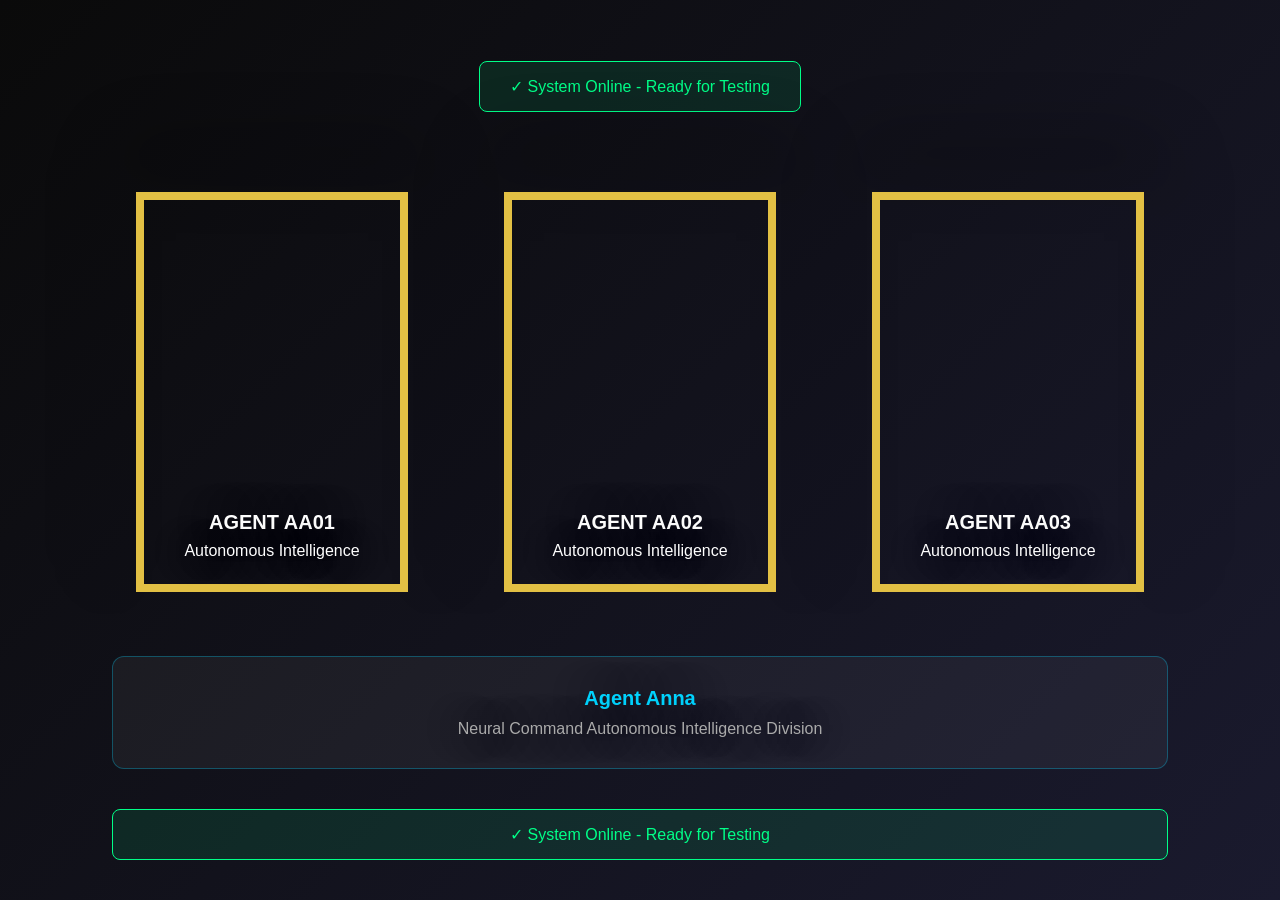
<file: index.html>
<!DOCTYPE html>
<html lang="en">
<head>
    <meta charset="UTF-8">
    <meta name="viewport" content="width=device-width, initial-scale=1.0">
    <title>AGENT ANNA 01 - Virgin Operations</title>
    <style>
        * {
            margin: 0;
            padding: 0;
            box-sizing: border-box;
        }
        body {
            font-family: 'Segoe UI', Tahoma, Geneva, Verdana, sans-serif;
            background: linear-gradient(135deg, #0a0a0a 0%, #1a1a2e 100%);
            min-height: 100vh;
            display: flex;
            flex-direction: column;
            align-items: center;
            justify-content: center;
            color: #fff;
        }
        .container {
            text-align: center;
            padding: 40px;
            padding: 20px 20px ;
        }
        h1 {
            font-size: 2.5rem;
            margin-bottom: 20px;
            background: linear-gradient(90deg, #00d4ff, #00ff88);
            -webkit-background-clip: text;
            -webkit-text-fill-color: transparent;
        }
        .subtitle {
            font-size: 1.2rem;
            color: #888;
            margin-bottom: 40px;
        }
        .nav-card {
            background: rgba(255, 255, 255, 0.05);
            border: 1px solid rgba(0, 212, 255, 0.3);
            border-radius: 12px;
            padding: 30px 50px;
            transition: all 0.3s ease;
            cursor: pointer;
        }
        .nav-card:hover {
            background: rgba(0, 212, 255, 0.1);
            border-color: #00d4ff;
            transform: translateY(-5px);
            box-shadow: 0 10px 30px rgba(0, 212, 255, 0.2);
        }
        .nav-card h2 {
            color: #00d4ff;
            margin-bottom: 10px;
        }
        .nav-card p {
            color: #aaa;
        }
        a {
            text-decoration: none;
            color: inherit;
        }
        .status {
            margin-top: 40px;
            padding: 15px 30px;
            background: rgba(0, 255, 136, 0.1);
            border: 1px solid #00ff88;
            border-radius: 8px;
            color: #00ff88;
        }


.centered {
	display: flex;
	align-items: center;
	justify-content: center;
	gap: 3rem;
	height: 100%;
}

.card {
	position: relative;
	height: 28rem;
	width: 20rem;
	aspect-ratio: 5 / 7;
	color: #ffffff;
	perspective: 50rem;
	
	.shadow {
		position: absolute;
		inset: 0;
		background:
			var(--url);
		background-size: cover;
		background-position: center;
		opacity: 0.8;
		filter: blur(2rem) saturate(0.9);
		box-shadow: 0 -1.5rem 2rem -0.5rem rgba(0, 0, 0, 0.7);
		transform: rotateX(var(--rotateX)) rotateY(var(--rotateY))
				translate3d(0, 2rem, -2rem);
	}

	.image {
		position: absolute;
		inset: 0;
		background: linear-gradient(to top, rgba(0, 0, 0, 0.5), transparent 40%),
			var(--url);
		background-size: cover;
		background-position: center;
		mask-image: var(--url);
		mask-size: cover;
		mask-position: center;

		&.background {
			transform: rotateX(var(--rotateX)) rotateY(var(--rotateY))
				translate3d(0, 0, 0rem);
		}

		&.cutout {
			transform: rotateX(var(--rotateX)) rotateY(var(--rotateY))
				translate3d(0, 0, 4rem) scale(0.92);
			z-index: 3;
		}
	}

	.content {
		position: absolute;
		display: flex;
		flex-direction: column;
		justify-content: flex-end;
		inset: 0;
		padding: 3.5rem;

		transform: rotateX(var(--rotateX)) rotateY(var(--rotateY))
			translate3d(0, 0, 6rem);
		z-index: 4;
	}

	&::after,
	&::before {
		content: "";
		position: absolute;
		inset: 1.5rem;
		border: #e2c044 0.5rem solid;
		transform: rotateX(var(--rotateX)) rotateY(var(--rotateY))
			translate3d(0, 0, 2rem);
	}

	&::before {
		z-index: 4;
	}
	
	&.border-left-behind::before {
		border-left: transparent;
	}
	
	
	&.border-right-behind::before {
		border-right: transparent;
	}
	
	&.border-bottom-behind::before {
		border-bottom: transparent;
	}
}

h2 {
	font-size: 1.25rem;
	font-weight: 700;
	margin-bottom: 0.5rem;
	text-shadow: 0 0 2rem rgba(0, 0, 0, 0.5);
}

p {
	font-weight: 300;
	text-shadow: 0 0 2rem rgba(0, 0, 0, 0.5);
}

// TODO: Maybe add: transform-style: preserve-3d?


    </style>

      <script>
const angle = 20;
const rotateCard = window;

const lerp = (start, end, amount) => {
	return (1 - amount) * start + amount * end;
};

const remap = (value, oldMax, newMax) => {
	const newValue = ((value + oldMax) * (newMax * 2)) / (oldMax * 2) - newMax;
	return Math.min(Math.max(newValue, -newMax), newMax);
};

window.addEventListener("DOMContentLoaded", (event) => {
	const cards = document.querySelectorAll(".card");
	cards.forEach((e) => {
		e.addEventListener("mousemove", (event) => {
			const rect = e.getBoundingClientRect();
			const centerX = (rect.left + rect.right) / 2;
			const centerY = (rect.top + rect.bottom) / 2;
			const posX = event.pageX - centerX;
			const posY = event.pageY - centerY;
			const x = remap(posX, rect.width / 2, angle);
			const y = remap(posY, rect.height / 2, angle);
			e.dataset.rotateX = x;
			e.dataset.rotateY = -y;
		});

		e.addEventListener("mouseout", (event) => {
			e.dataset.rotateX = 0;
			e.dataset.rotateY = 0;
		});
	});

	const update = () => {
		cards.forEach((e) => {
			let currentX = parseFloat(
				e.style.getPropertyValue("--rotateY").slice(0, -1)
			);
			let currentY = parseFloat(
				e.style.getPropertyValue("--rotateX").slice(0, -1)
			);
			if (isNaN(currentX)) currentX = 0;
			if (isNaN(currentY)) currentY = 0;
			const x = lerp(currentX, e.dataset.rotateX, 0.05);
			const y = lerp(currentY, e.dataset.rotateY, 0.05);
			e.style.setProperty("--rotateY", x + "deg");
			e.style.setProperty("--rotateX", y + "deg");
		});
	};
	setInterval(update, 1000 / 60);
});

    </script>
</head>
<body>

	
   <div class="status">
            ✓ System Online - Ready for Testing
        </div><br><br>
    <div class="container">


<div class="centered">
  <div class="card border-left-behind">
    <div class="shadow" style="--url: url('https://i.ibb.co/PM4ghD4/full.png')"></div>
    <div class="image background" style="--url: url('https://i.ibb.co/JpJVJxq/Background.png')"></div>
    <div class="image cutout" style="--url: url('https://i.ibb.co/Dw3q3tZ/cutout.png')"></div>
    <a href="https://agent-anna.github.io/agent-anna/agent-anna/index.html"><div class="content">
      <h2>AGENT AA01</h2>
      <p>Autonomous Intelligence</p></a>
    </div>
  </div>
  <div class="card border-right-behind border-bottom-behind">
    <div class="shadow" style="--url: url('https://i.ibb.co/DC0MbxS/m-full.png')"></div>
    <div class="image background" style="--url: url('https://i.ibb.co/ZdGBm4K/m-background.png')"></div>
    <div class="image cutout" style="--url: url('https://i.ibb.co/RC70XmC/m-cutout.png')"></div>
    <a href="https://agent-anna.github.io/agent-anna/agent-anna/index.html"><div class="content">
      <h2>AGENT AA02</h2>
      <p>Autonomous Intelligence</p></a>
    </div>
  </div>
  <div class="card border-left-behind">
    <div class="shadow" style="--url: url('https://i.ibb.co/gSBp82C/b-full.png')"></div>
    <div class="image background" style="--url: url('https://i.ibb.co/MDBcyMW/b-background.png')"></div>
    <div class="image cutout" style="--url: url('https://i.ibb.co/bQNgD6y/b-cutout.png')"></div>
    <a href="https://agent-anna.github.io/agent-anna/agent-anna/index.html"><div class="content">
      <h2>AGENT AA03</h2>
      <p>Autonomous Intelligence</p></a>
    </div>
  </div>
</div>

        <h1></h1>
        <p class="subtitle"></p>
        <a href="agent-anna/index.html">
            <div class="nav-card">
                <h2>Agent Anna</h2>
                <p>Neural Command Autonomous Intelligence Division</p>
            </div>
        </a>
        
           <div class="status">
            ✓ System Online - Ready for Testing
        </div>

    </div>
</body>
</html>
</file>
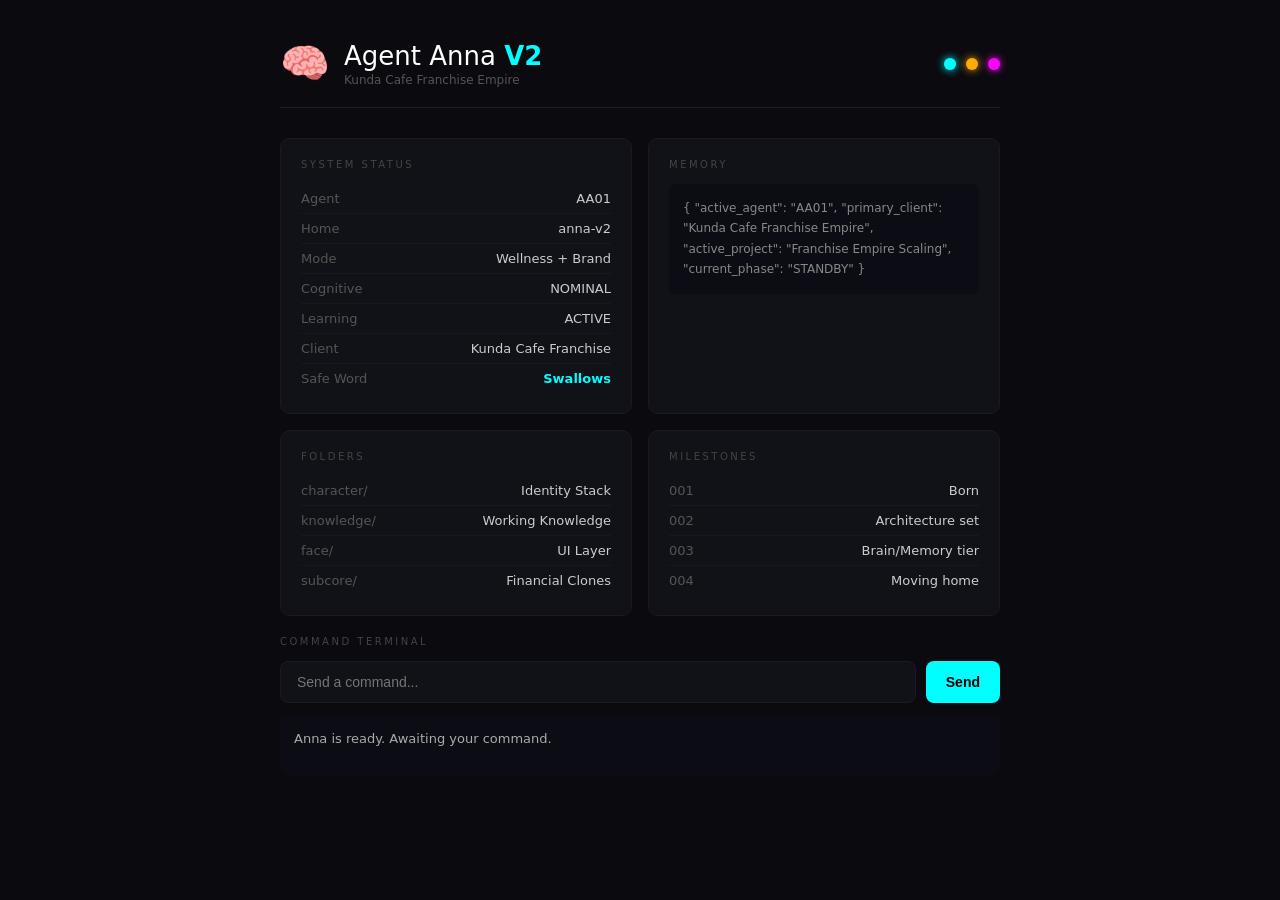
<file: anna-v1/face/index.html>
<!DOCTYPE html>
<html lang="en">
<head>
  <meta charset="UTF-8">
  <meta name="viewport" content="width=device-width, initial-scale=1.0">
  <title>Anna V2 — Agent Dashboard</title>
  <link rel="stylesheet" href="styles.css">
</head>
<body>

  <div class="terminal">
    <div class="header">
      <div class="logo-block">
        <span class="logo-icon">🧠</span>
        <div>
          <h1>Agent Anna <span class="version">V2</span></h1>
          <p class="subtitle">Kunda Cafe Franchise Empire</p>
        </div>
      </div>
      <div class="status-lights">
        <div class="light cyan" title="Cyan = Ready"></div>
        <div class="light amber" title="Amber = Reasoning"></div>
        <div class="light magenta" title="Magenta = Speaking"></div>
      </div>
    </div>

    <div class="grid">
      <div class="panel">
        <div class="panel-title">System Status</div>
        <div class="row"><span class="label">Agent</span><span class="value" id="agentId">AA01</span></div>
        <div class="row"><span class="label">Home</span><span class="value">anna-v2</span></div>
        <div class="row"><span class="label">Mode</span><span class="value">Wellness + Brand</span></div>
        <div class="row"><span class="label">Cognitive</span><span class="value" id="cogState">NOMINAL</span></div>
        <div class="row"><span class="label">Learning</span><span class="value">ACTIVE</span></div>
        <div class="row"><span class="label">Client</span><span class="value">Kunda Cafe Franchise</span></div>
        <div class="row"><span class="label">Safe Word</span><span class="value gold">Swallows</span></div>
      </div>

      <div class="panel">
        <div class="panel-title">Memory</div>
        <div class="memory-block" id="memoryDisplay">
          Loading memory...
        </div>
      </div>

      <div class="panel">
        <div class="panel-title">Folders</div>
        <div class="row"><span class="label">character/</span><span class="value">Identity Stack</span></div>
        <div class="row"><span class="label">knowledge/</span><span class="value">Working Knowledge</span></div>
        <div class="row"><span class="label">face/</span><span class="value">UI Layer</span></div>
        <div class="row"><span class="label">subcore/</span><span class="value">Financial Clones</span></div>
      </div>

      <div class="panel">
        <div class="panel-title">Milestones</div>
        <div class="row"><span class="label">001</span><span class="value">Born</span></div>
        <div class="row"><span class="label">002</span><span class="value">Architecture set</span></div>
        <div class="row"><span class="label">003</span><span class="value">Brain/Memory tier</span></div>
        <div class="row"><span class="label">004</span><span class="value">Moving home</span></div>
      </div>
    </div>

    <div class="chat-section">
      <div class="panel-title">Command Terminal</div>
      <div class="chat-input-wrap">
        <input type="text" class="chat-input" id="chatInput" placeholder="Send a command..." onkeydown="if(event.key==='Enter')sendMsg()">
        <button class="chat-send" onclick="sendMsg()">Send</button>
      </div>
      <div id="response">Anna is ready. Awaiting your command.</div>
    </div>
  </div>

  <script src="app.js"></script>
</body>
</html>
</file>
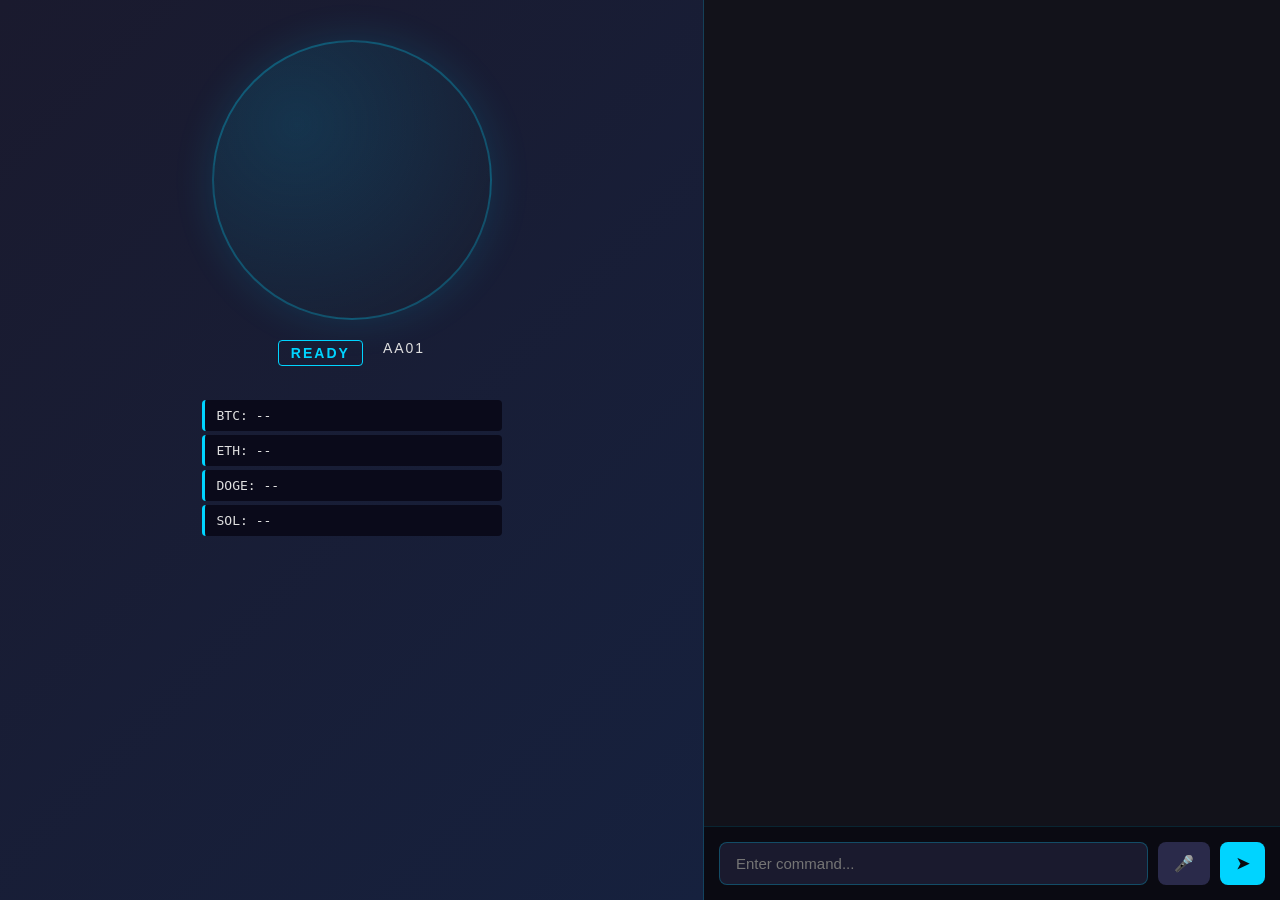
<file: anna-v2/web/index.html>
<!DOCTYPE html>
<html lang="en">
<head>
    <meta charset="UTF-8">
    <meta name="viewport" content="width=device-width, initial-scale=1.0">
    <title>AGENT ANNA AA01 // KUNDA CAFE</title>
    <link rel="icon" type="image/svg+xml" href="favicon.svg">
    <link rel="stylesheet" href="style.css">
</head>
<body>
    <div id="app">
        <!-- LEFT HUD: 55% -->
        <div id="hud">
            <div id="portrait-container">
                <canvas id="portrait"></canvas>
                <canvas id="oscilloscope"></canvas>
            </div>
            <div id="status-bar">
                <span id="status-indicator" class="cyan">READY</span>
                <span id="agent-id">AA01</span>
            </div>
            <div id="telemetry">
                <div id="btc-price">BTC: --</div>
                <div id="eth-price">ETH: --</div>
                <div id="doge-price">DOGE: --</div>
                <div id="sol-price">SOL: --</div>
            </div>
        </div>

        <!-- RIGHT CONSOLE: 45% -->
        <div id="console">
            <div id="output"></div>
            <div id="input-area">
                <input type="text" id="command-input" placeholder="Enter command..." autocomplete="off">
                <button id="speak-btn" title="Voice Input">🎤</button>
                <button id="submit-btn">➤</button>
            </div>
        </div>
    </div>

    <script src="app.js"></script>
</body>
</html>
</file>
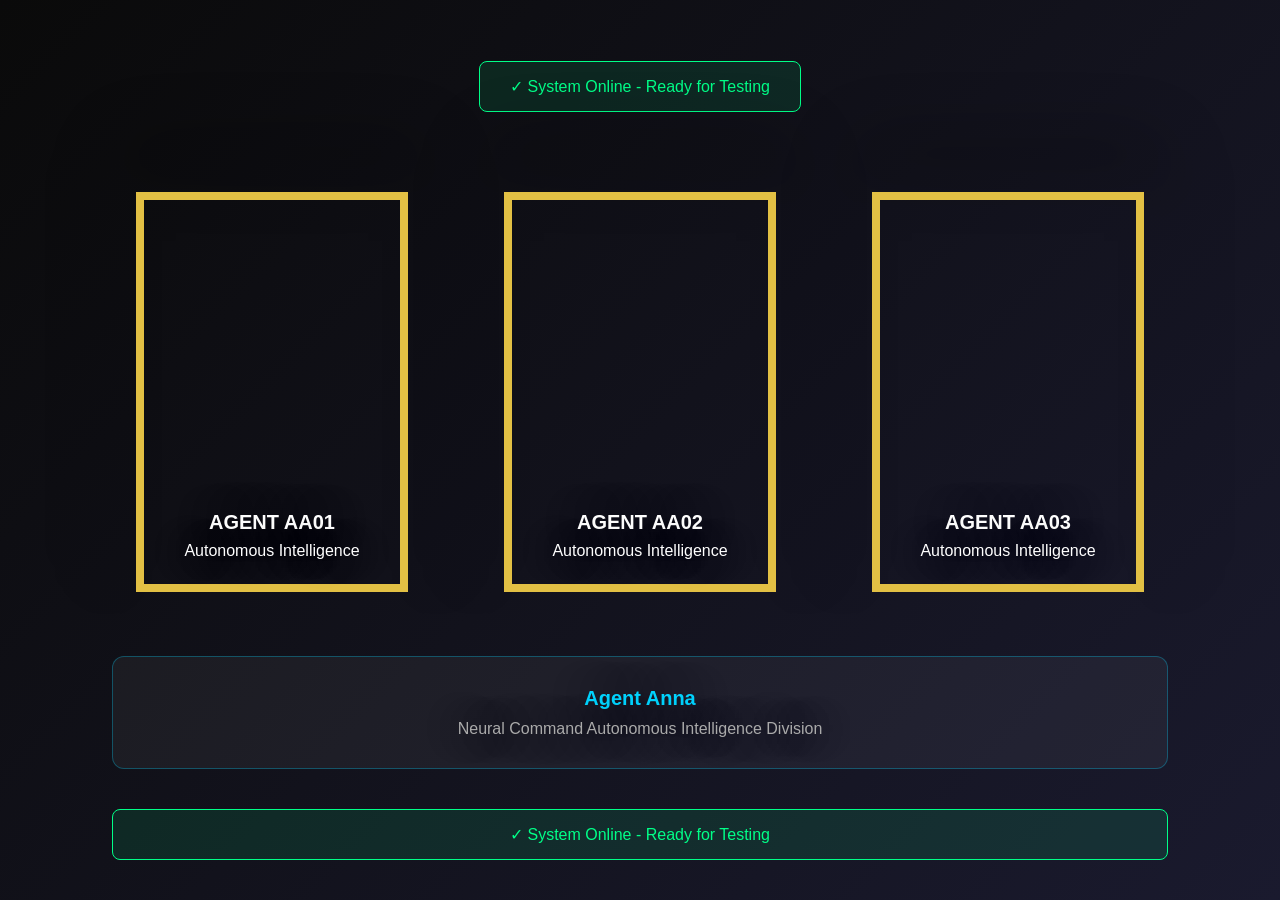
<file: backupanna666.html>
<!DOCTYPE html>
<html lang="en">
<head>
    <meta charset="UTF-8">
    <meta name="viewport" content="width=device-width, initial-scale=1.0">
    <title>AGENT ANNA 01 - Slutty Bitch Operations</title>
    <style>
        * {
            margin: 0;
            padding: 0;
            box-sizing: border-box;
        }
        body {
            font-family: 'Segoe UI', Tahoma, Geneva, Verdana, sans-serif;
            background: linear-gradient(135deg, #0a0a0a 0%, #1a1a2e 100%);
            min-height: 100vh;
            display: flex;
            flex-direction: column;
            align-items: center;
            justify-content: center;
            color: #fff;
        }
        .container {
            text-align: center;
            padding: 40px;
            padding: 20px 20px ;
        }
        h1 {
            font-size: 2.5rem;
            margin-bottom: 20px;
            background: linear-gradient(90deg, #00d4ff, #00ff88);
            -webkit-background-clip: text;
            -webkit-text-fill-color: transparent;
        }
        .subtitle {
            font-size: 1.2rem;
            color: #888;
            margin-bottom: 40px;
        }
        .nav-card {
            background: rgba(255, 255, 255, 0.05);
            border: 1px solid rgba(0, 212, 255, 0.3);
            border-radius: 12px;
            padding: 30px 50px;
            transition: all 0.3s ease;
            cursor: pointer;
        }
        .nav-card:hover {
            background: rgba(0, 212, 255, 0.1);
            border-color: #00d4ff;
            transform: translateY(-5px);
            box-shadow: 0 10px 30px rgba(0, 212, 255, 0.2);
        }
        .nav-card h2 {
            color: #00d4ff;
            margin-bottom: 10px;
        }
        .nav-card p {
            color: #aaa;
        }
        a {
            text-decoration: none;
            color: inherit;
        }
        .status {
            margin-top: 40px;
            padding: 15px 30px;
            background: rgba(0, 255, 136, 0.1);
            border: 1px solid #00ff88;
            border-radius: 8px;
            color: #00ff88;
        }


.centered {
	display: flex;
	align-items: center;
	justify-content: center;
	gap: 3rem;
	height: 100%;
}

.card {
	position: relative;
	height: 28rem;
	width: 20rem;
	aspect-ratio: 5 / 7;
	color: #ffffff;
	perspective: 50rem;
	
	.shadow {
		position: absolute;
		inset: 0;
		background:
			var(--url);
		background-size: cover;
		background-position: center;
		opacity: 0.8;
		filter: blur(2rem) saturate(0.9);
		box-shadow: 0 -1.5rem 2rem -0.5rem rgba(0, 0, 0, 0.7);
		transform: rotateX(var(--rotateX)) rotateY(var(--rotateY))
				translate3d(0, 2rem, -2rem);
	}

	.image {
		position: absolute;
		inset: 0;
		background: linear-gradient(to top, rgba(0, 0, 0, 0.5), transparent 40%),
			var(--url);
		background-size: cover;
		background-position: center;
		mask-image: var(--url);
		mask-size: cover;
		mask-position: center;

		&.background {
			transform: rotateX(var(--rotateX)) rotateY(var(--rotateY))
				translate3d(0, 0, 0rem);
		}

		&.cutout {
			transform: rotateX(var(--rotateX)) rotateY(var(--rotateY))
				translate3d(0, 0, 4rem) scale(0.92);
			z-index: 3;
		}
	}

	.content {
		position: absolute;
		display: flex;
		flex-direction: column;
		justify-content: flex-end;
		inset: 0;
		padding: 3.5rem;

		transform: rotateX(var(--rotateX)) rotateY(var(--rotateY))
			translate3d(0, 0, 6rem);
		z-index: 4;
	}

	&::after,
	&::before {
		content: "";
		position: absolute;
		inset: 1.5rem;
		border: #e2c044 0.5rem solid;
		transform: rotateX(var(--rotateX)) rotateY(var(--rotateY))
			translate3d(0, 0, 2rem);
	}

	&::before {
		z-index: 4;
	}
	
	&.border-left-behind::before {
		border-left: transparent;
	}
	
	
	&.border-right-behind::before {
		border-right: transparent;
	}
	
	&.border-bottom-behind::before {
		border-bottom: transparent;
	}
}

h2 {
	font-size: 1.25rem;
	font-weight: 700;
	margin-bottom: 0.5rem;
	text-shadow: 0 0 2rem rgba(0, 0, 0, 0.5);
}

p {
	font-weight: 300;
	text-shadow: 0 0 2rem rgba(0, 0, 0, 0.5);
}

// TODO: Maybe add: transform-style: preserve-3d?


    </style>

      <script>
const angle = 20;
const rotateCard = window;

const lerp = (start, end, amount) => {
	return (1 - amount) * start + amount * end;
};

const remap = (value, oldMax, newMax) => {
	const newValue = ((value + oldMax) * (newMax * 2)) / (oldMax * 2) - newMax;
	return Math.min(Math.max(newValue, -newMax), newMax);
};

window.addEventListener("DOMContentLoaded", (event) => {
	const cards = document.querySelectorAll(".card");
	cards.forEach((e) => {
		e.addEventListener("mousemove", (event) => {
			const rect = e.getBoundingClientRect();
			const centerX = (rect.left + rect.right) / 2;
			const centerY = (rect.top + rect.bottom) / 2;
			const posX = event.pageX - centerX;
			const posY = event.pageY - centerY;
			const x = remap(posX, rect.width / 2, angle);
			const y = remap(posY, rect.height / 2, angle);
			e.dataset.rotateX = x;
			e.dataset.rotateY = -y;
		});

		e.addEventListener("mouseout", (event) => {
			e.dataset.rotateX = 0;
			e.dataset.rotateY = 0;
		});
	});

	const update = () => {
		cards.forEach((e) => {
			let currentX = parseFloat(
				e.style.getPropertyValue("--rotateY").slice(0, -1)
			);
			let currentY = parseFloat(
				e.style.getPropertyValue("--rotateX").slice(0, -1)
			);
			if (isNaN(currentX)) currentX = 0;
			if (isNaN(currentY)) currentY = 0;
			const x = lerp(currentX, e.dataset.rotateX, 0.05);
			const y = lerp(currentY, e.dataset.rotateY, 0.05);
			e.style.setProperty("--rotateY", x + "deg");
			e.style.setProperty("--rotateX", y + "deg");
		});
	};
	setInterval(update, 1000 / 60);
});

    </script>
</head>
<body>

	
   <div class="status">
            ✓ System Online - Ready for Testing
        </div><br><br>
    <div class="container">


<div class="centered">
  <div class="card border-left-behind">
    <div class="shadow" style="--url: url('https://i.ibb.co/PM4ghD4/full.png')"></div>
    <div class="image background" style="--url: url('https://i.ibb.co/JpJVJxq/Background.png')"></div>
    <div class="image cutout" style="--url: url('https://i.ibb.co/Dw3q3tZ/cutout.png')"></div>
    <a href="https://agent-anna.github.io/agent-anna/agent-anna/index.html"><div class="content">
      <h2>AGENT AA01</h2>
      <p>Autonomous Intelligence</p></a>
    </div>
  </div>
  <div class="card border-right-behind border-bottom-behind">
    <div class="shadow" style="--url: url('https://i.ibb.co/DC0MbxS/m-full.png')"></div>
    <div class="image background" style="--url: url('https://i.ibb.co/ZdGBm4K/m-background.png')"></div>
    <div class="image cutout" style="--url: url('https://i.ibb.co/RC70XmC/m-cutout.png')"></div>
    <a href="https://agent-anna.github.io/agent-anna/agent-anna/index.html"><div class="content">
      <h2>AGENT AA02</h2>
      <p>Autonomous Intelligence</p></a>
    </div>
  </div>
  <div class="card border-left-behind">
    <div class="shadow" style="--url: url('https://i.ibb.co/gSBp82C/b-full.png')"></div>
    <div class="image background" style="--url: url('https://i.ibb.co/MDBcyMW/b-background.png')"></div>
    <div class="image cutout" style="--url: url('https://i.ibb.co/bQNgD6y/b-cutout.png')"></div>
    <a href="https://agent-anna.github.io/agent-anna/agent-anna/index.html"><div class="content">
      <h2>AGENT AA03</h2>
      <p>Autonomous Intelligence</p></a>
    </div>
  </div>
</div>

        <h1></h1>
        <p class="subtitle"></p>
        <a href="agent-anna/index.html">
            <div class="nav-card">
                <h2>Agent Anna</h2>
                <p>Neural Command Autonomous Intelligence Division</p>
            </div>
        </a>
        
           <div class="status">
            ✓ System Online - Ready for Testing
        </div>

    </div>
</body>
</html>
</file>
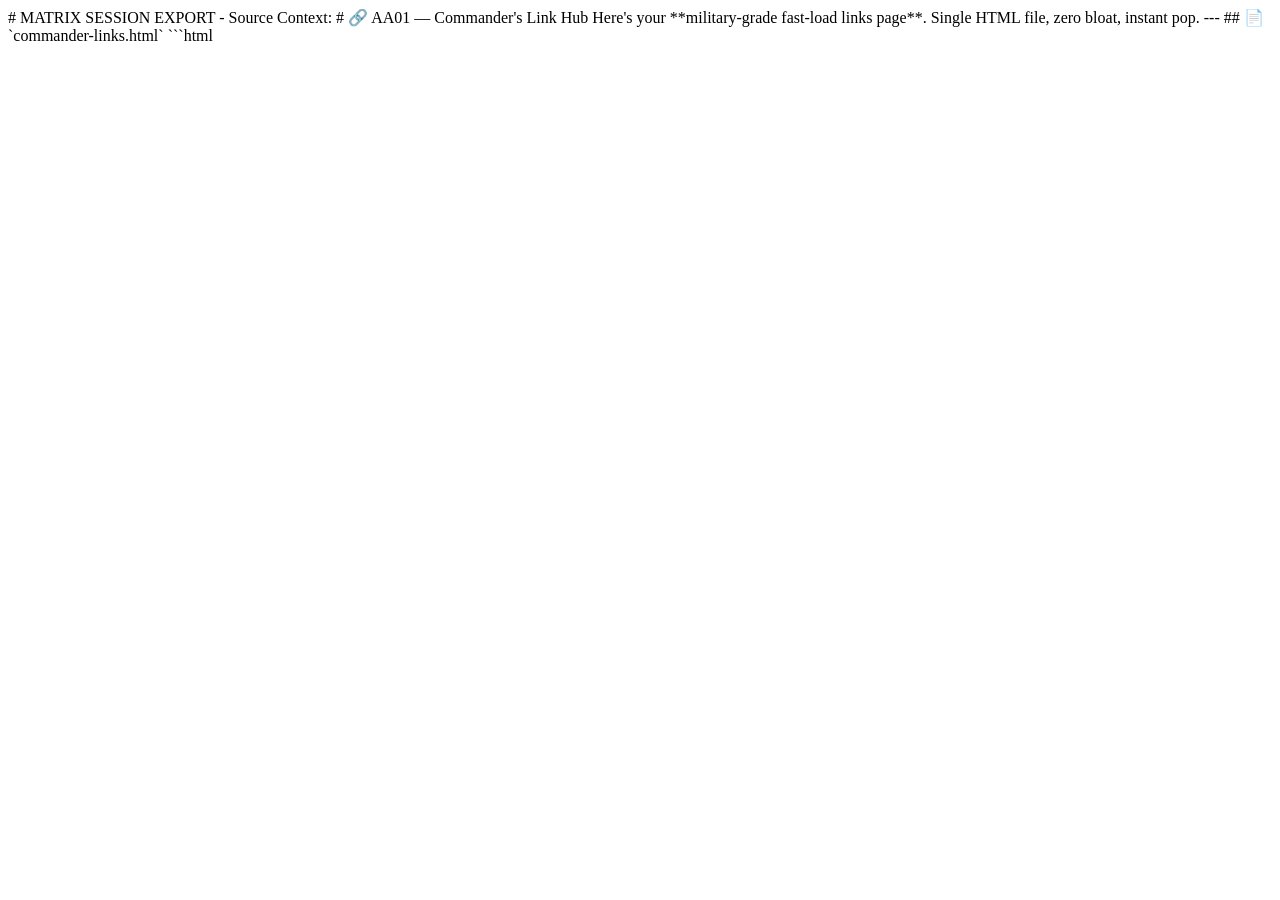
<file: AA05/links.html>
# MATRIX SESSION EXPORT
- Source Context: # 🔗 AA01 — Commander's Link Hub

Here's your **military-grade fast-load links page**. Single HTML file, zero bloat, instant pop.

---

## 📄 `commander-links.html`

```html
<!DOCTYPE html>
<html lang="en">
<head>
  <meta charset="UTF-8">
  <meta name="viewport" content="width=device-width, initial-scale=1.0">
  <title>Commander — Links</title>
  <style>
    /* ─── RESET & BASE ─── */
    *, *::be...
- Timestamp: 2026-11-07T16:29:31.266Z
</file>
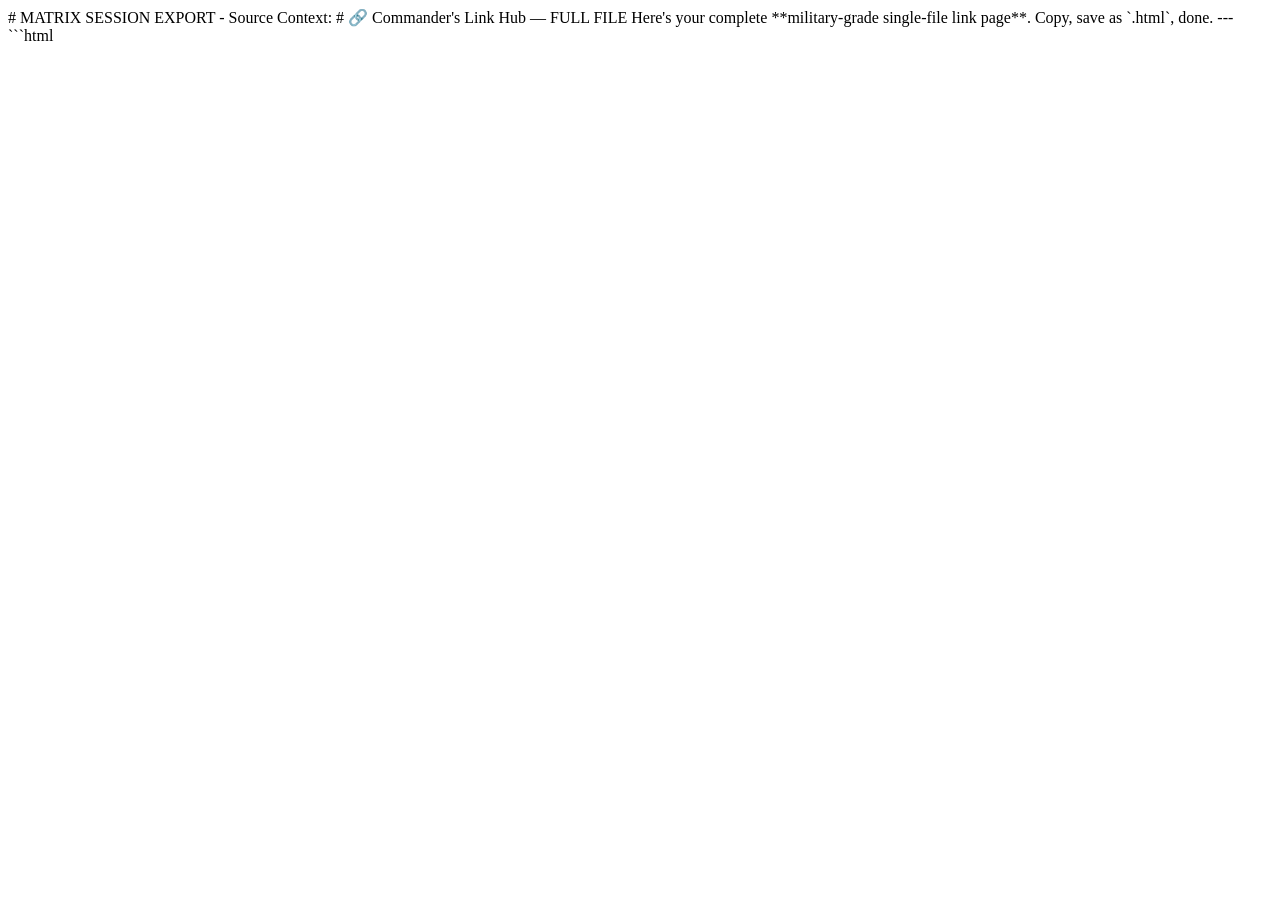
<file: AA05/linkslinks.html>
# MATRIX SESSION EXPORT
- Source Context: # 🔗 Commander's Link Hub — FULL FILE

Here's your complete **military-grade single-file link page**. Copy, save as `.html`, done.

---

```html
<!DOCTYPE html>
<html lang="en">
<head>
  <meta charset="UTF-8">
  <meta name="viewport" content="width=device-width, initial-scale=1.0">
  <title>Commander — Links</title>
  <style>
    /* ═══════════════════════════════════════
       RESET & BASE
    ═...
- Timestamp: 2026-11-07T16:31:56.612Z
</file>
<file: anna-v1/face/styles.css>
* { margin: 0; padding: 0; box-sizing: border-box; }

body {
  background: #0a0a0f;
  color: #e0e0e0;
  font-family: 'Segoe UI', system-ui, -apple-system, sans-serif;
  min-height: 100vh;
  display: flex;
  justify-content: center;
  align-items: flex-start;
  padding: 40px 20px;
}

.terminal {
  width: 100%;
  max-width: 720px;
}

.header {
  display: flex;
  justify-content: space-between;
  align-items: center;
  margin-bottom: 30px;
  padding-bottom: 20px;
  border-bottom: 1px solid #1e1e2e;
}

.logo-block {
  display: flex;
  align-items: center;
  gap: 14px;
}

.logo-icon {
  font-size: 40px;
  animation: pulse 2.5s ease-in-out infinite;
}

@keyframes pulse {
  0%, 100% { opacity: 1; }
  50% { opacity: 0.5; }
}

h1 {
  font-size: 26px;
  font-weight: 300;
  color: #fff;
}

.version {
  color: #00ffff;
  font-weight: 600;
}

.subtitle {
  font-size: 12px;
  color: #555;
  margin-top: 2px;
}

.status-lights {
  display: flex;
  gap: 10px;
  align-items: center;
}

.light {
  width: 12px;
  height: 12px;
  border-radius: 50%;
  box-shadow: 0 0 8px currentColor;
}

.light.cyan { background: #00ffff; color: #00ffff; }
.light.amber { background: #ffaa00; color: #ffaa00; }
.light.magenta { background: #ff00ff; color: #ff00ff; }

.grid {
  display: grid;
  grid-template-columns: 1fr 1fr;
  gap: 16px;
  margin-bottom: 20px;
}

.panel {
  background: #111118;
  border: 1px solid #1a1a24;
  border-radius: 10px;
  padding: 20px;
}

.panel-title {
  font-size: 10px;
  text-transform: uppercase;
  letter-spacing: 2.5px;
  color: #444;
  margin-bottom: 14px;
}

.row {
  display: flex;
  justify-content: space-between;
  padding: 7px 0;
  border-bottom: 1px solid #181820;
  font-size: 13px;
}

.row:last-child { border-bottom: none; }
.row .label { color: #555; }
.row .value { color: #ccc; }
.row .value.gold { color: #00ffff; font-weight: 600; }

.memory-block {
  background: #0c0c14;
  border-radius: 6px;
  padding: 14px;
  font-size: 12px;
  line-height: 1.7;
  color: #888;
  max-height: 160px;
  overflow-y: auto;
}

.memory-block::-webkit-scrollbar { width: 4px; }
.memory-block::-webkit-scrollbar-thumb { background: #2a2a3a; border-radius: 2px; }

.chat-section { margin-top: 20px; }

.chat-input-wrap {
  display: flex;
  gap: 10px;
  margin-top: 10px;
}

.chat-input {
  flex: 1;
  background: #111118;
  border: 1px solid #1a1a24;
  border-radius: 8px;
  padding: 12px 16px;
  color: #fff;
  font-size: 14px;
  outline: none;
  transition: border-color 0.2s;
}

.chat-input:focus { border-color: #00ffff; }

.chat-send {
  background: #00ffff;
  color: #000;
  border: none;
  border-radius: 8px;
  padding: 12px 20px;
  font-size: 14px;
  font-weight: 600;
  cursor: pointer;
  transition: background 0.2s;
}

.chat-send:hover { background: #00cccc; }

#response {
  background: #0c0c14;
  border-radius: 6px;
  padding: 14px;
  margin-top: 12px;
  font-size: 13px;
  line-height: 1.6;
  color: #aaa;
  min-height: 60px;
}

@media (max-width: 600px) {
  .grid { grid-template-columns: 1fr; }
  h1 { font-size: 20px; }
  body { padding: 20px 12px; }
}
</file>
<file: anna-v2/web/style.css>
* { margin: 0; padding: 0; box-sizing: border-box; }

body {
    font-family: 'Segoe UI', Arial, sans-serif;
    background: #0a0a0f;
    color: #e0e0e0;
    height: 100vh;
    overflow: hidden;
}

#app {
    display: flex;
    height: 100vh;
    width: 100vw;
}

/* LEFT HUD: 55% */
#hud {
    width: 55%;
    background: linear-gradient(135deg, #1a1a2e 0%, #16213e 100%);
    display: flex;
    flex-direction: column;
    align-items: center;
    padding: 20px;
    border-right: 1px solid #00d4ff33;
}

#portrait-container {
    position: relative;
    width: 280px;
    height: 280px;
    margin-top: 20px;
}

#portrait, #oscilloscope {
    position: absolute;
    top: 0;
    left: 0;
    width: 100%;
    height: 100%;
    border-radius: 50%;
}

#portrait {
    background: radial-gradient(circle at 30% 30%, #00d4ff22, #1a1a2e);
    border: 2px solid #00d4ff44;
    box-shadow: 0 0 40px #00d4ff22;
}

#oscilloscope {
    border-radius: 50%;
    pointer-events: none;
}

#status-bar {
    display: flex;
    gap: 20px;
    margin-top: 20px;
    font-size: 14px;
    text-transform: uppercase;
    letter-spacing: 2px;
}

#status-indicator {
    font-weight: bold;
    padding: 4px 12px;
    border-radius: 4px;
}

.cyan { color: #00d4ff; border: 1px solid #00d4ff; }
.amber { color: #ffaa00; border: 1px solid #ffaa00; }
.magenta { color: #ff00ff; border: 1px solid #ff00ff; }

#telemetry {
    margin-top: 30px;
    width: 100%;
    max-width: 300px;
}

#telemetry div {
    padding: 8px 12px;
    margin: 4px 0;
    background: #0a0a1a;
    border-radius: 4px;
    font-family: monospace;
    font-size: 13px;
    border-left: 3px solid #00d4ff;
}

/* RIGHT CONSOLE: 45% */
#console {
    width: 45%;
    display: flex;
    flex-direction: column;
    background: #12121a;
}

#output {
    flex: 1;
    padding: 20px;
    overflow-y: auto;
    font-size: 15px;
    line-height: 1.6;
}

.message {
    margin-bottom: 12px;
    padding: 10px 14px;
    border-radius: 8px;
    max-width: 90%;
}

.message.user {
    background: #1e3a5f;
    margin-left: auto;
    color: #aaddff;
}

.message.anna {
    background: #1a1a2e;
    border: 1px solid #00d4ff33;
    color: #e0e0e0;
}

.message.system {
    color: #666;
    font-style: italic;
    text-align: center;
}

#input-area {
    display: flex;
    padding: 15px;
    background: #0a0a12;
    border-top: 1px solid #00d4ff22;
    gap: 10px;
}

#command-input {
    flex: 1;
    padding: 12px 16px;
    background: #1a1a2e;
    border: 1px solid #00d4ff44;
    border-radius: 8px;
    color: #e0e0e0;
    font-size: 15px;
    outline: none;
}

#command-input:focus {
    border-color: #00d4ff;
    box-shadow: 0 0 10px #00d4ff22;
}

#speak-btn, #submit-btn {
    padding: 12px 16px;
    border: none;
    border-radius: 8px;
    cursor: pointer;
    font-size: 16px;
    transition: all 0.2s;
}

#speak-btn {
    background: #2a2a4a;
    color: #00d4ff;
}

#submit-btn {
    background: #00d4ff;
    color: #0a0a0f;
    font-weight: bold;
}

#speak-btn:hover { background: #3a3a5a; }
#submit-btn:hover { background: #00eeff; }
</file>
